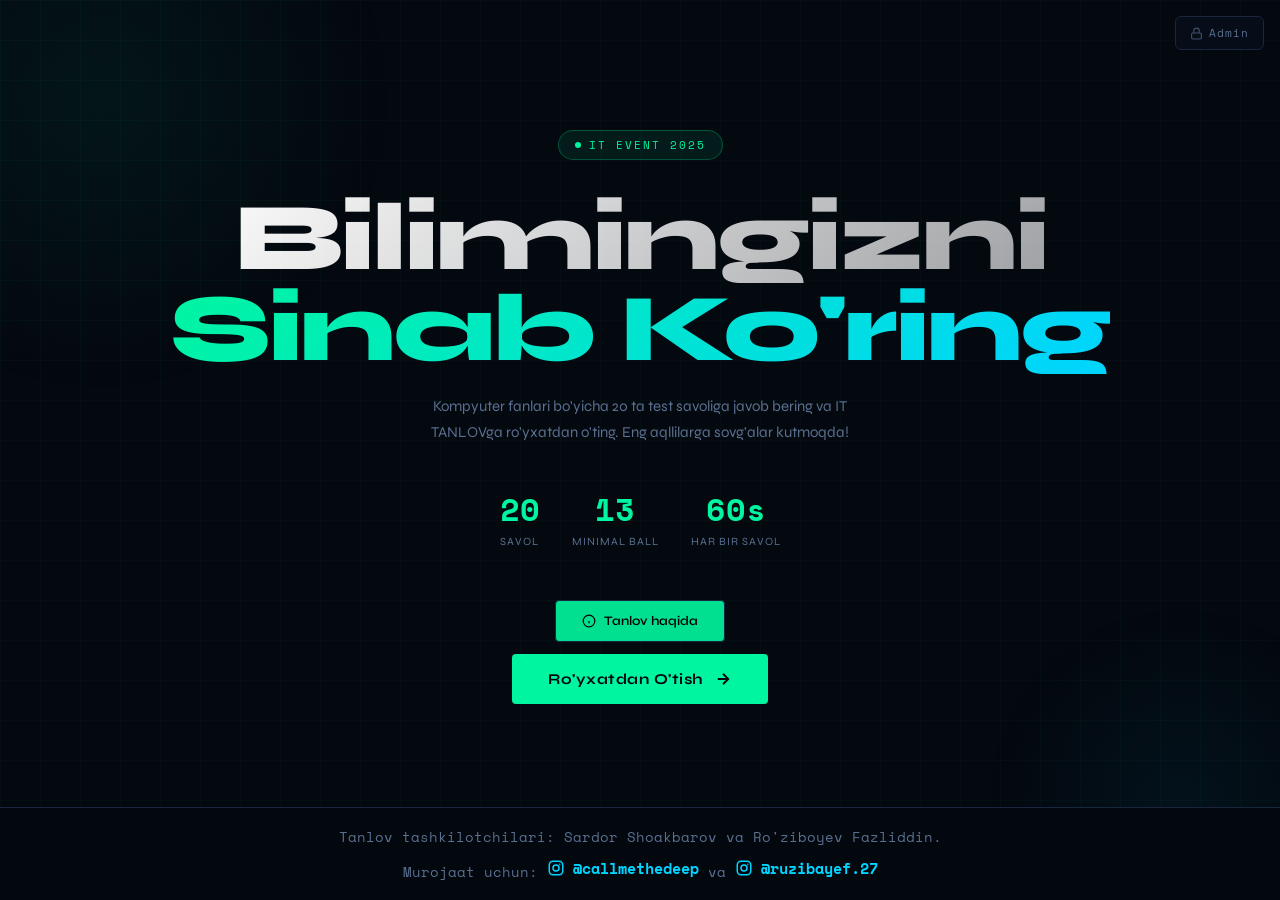
<file: index.html>
<!DOCTYPE html>
<html lang="uz">
<head>
<meta charset="UTF-8"/>
<meta name="viewport" content="width=device-width, initial-scale=1.0"/>
<title>IT TANLOV — 2025</title>
<link href="https://fonts.googleapis.com/css2?family=Space+Mono:wght@400;700&family=Syne:wght@400;600;700;800&display=swap" rel="stylesheet"/>
<style>
:root{
  --bg:#04080f;
  --surface:#080e1a;
  --surface2:#0c1525;
  --border:#1a2540;
  --accent:#00f5a0;
  --accent2:#00d4ff;
  --accent3:#ff6b35;
  --text:#e8f0fe;
  --muted:#5a7090;
  --danger:#ff4545;
  --success:#00f5a0;
  --gold:#ffd700;
  --silver:#c0c0c0;
  --bronze:#cd7f32;
}

*{margin:0;padding:0;box-sizing:border-box;}

body{
  font-family:'Syne',sans-serif;
  background:var(--bg);
  color:var(--text);
  min-height:100vh;
  overflow-x:hidden;
}

.bg-grid{
  position:fixed;inset:0;z-index:0;
  background-image:
    linear-gradient(rgba(0,245,160,0.03) 1px, transparent 1px),
    linear-gradient(90deg, rgba(0,245,160,0.03) 1px, transparent 1px);
  background-size:40px 40px;
  pointer-events:none;
}

.bg-glow{
  position:fixed;
  width:600px;height:600px;
  border-radius:50%;
  background:radial-gradient(circle, rgba(0,245,160,0.06) 0%, transparent 70%);
  pointer-events:none;z-index:0;
  top:-200px;left:-200px;
  animation:driftGlow 12s ease-in-out infinite alternate;
}
.bg-glow2{
  position:fixed;
  width:400px;height:400px;
  border-radius:50%;
  background:radial-gradient(circle, rgba(0,212,255,0.05) 0%, transparent 70%);
  pointer-events:none;z-index:0;
  bottom:-100px;right:-100px;
  animation:driftGlow2 9s ease-in-out infinite alternate;
}

@keyframes driftGlow{0%{transform:translate(0,0)}100%{transform:translate(120px,80px)}}
@keyframes driftGlow2{0%{transform:translate(0,0)}100%{transform:translate(-80px,-60px)}}

/* ============ ADMIN CORNER BTN ============ */
.admin-corner-btn{
  position:fixed;top:16px;right:16px;z-index:200;
  display:flex;align-items:center;gap:6px;
  padding:8px 14px;
  background:rgba(8,14,26,0.85);
  border:1px solid var(--border);
  border-radius:6px;
  color:var(--muted);
  font-family:'Space Mono',monospace;
  font-size:11px;letter-spacing:1px;
  cursor:pointer;
  backdrop-filter:blur(8px);
  transition:all 200ms;
}
.admin-corner-btn:hover{border-color:rgba(0,245,160,0.4);color:var(--accent);}
.admin-corner-btn svg{opacity:0.7;}
.admin-corner-btn:hover svg{opacity:1;}

.page{
  position:relative;z-index:1;
  display:none;
  min-height:100vh;
  align-items:center;
  justify-content:center;
  padding:24px 24px 90px;
  flex-direction:column;
}
.page.active{display:flex;}

/* ==================== WELCOME PAGE ==================== */
#page-welcome{
  text-align:center;
  gap:0;
}

.logo-badge{
  display:inline-flex;align-items:center;gap:8px;
  background:rgba(0,245,160,0.08);
  border:1px solid rgba(0,245,160,0.25);
  border-radius:100px;
  padding:6px 16px;
  font-family:'Space Mono',monospace;
  font-size:11px;color:var(--accent);
  letter-spacing:2px;
  margin-bottom:32px;
  animation:fadeSlideDown 0.6s ease;
}
.logo-badge span{
  width:6px;height:6px;border-radius:50%;
  background:var(--accent);
  animation:pulse 1.5s ease infinite;
}
@keyframes pulse{0%,100%{opacity:1;transform:scale(1)}50%{opacity:0.5;transform:scale(0.8)}}

.hero-title{
  font-size:clamp(48px,10vw,96px);
  font-weight:800;
  line-height:0.95;
  letter-spacing:-3px;
  animation:fadeSlideDown 0.7s 0.1s both ease;
}
.hero-title .line1{
  display:block;
  background:linear-gradient(135deg, #fff 0%, rgba(255,255,255,0.6) 100%);
  -webkit-background-clip:text;-webkit-text-fill-color:transparent;background-clip:text;
}
.hero-title .line2{
  display:block;
  background:linear-gradient(135deg, var(--accent), var(--accent2));
  -webkit-background-clip:text;-webkit-text-fill-color:transparent;background-clip:text;
}

.hero-sub{
  margin-top:20px;
  color:var(--muted);
  font-size:15px;line-height:1.7;
  max-width:440px;margin-inline:auto;
  animation:fadeSlideDown 0.7s 0.2s both ease;
}

.stats-row{
  display:flex;gap:32px;justify-content:center;flex-wrap:wrap;
  margin:40px 0;
  animation:fadeSlideDown 0.7s 0.3s both ease;
}
.stat-item{text-align:center;}
.stat-num{font-size:32px;font-weight:800;color:var(--accent);font-family:'Space Mono',monospace;}
.stat-label{font-size:11px;color:var(--muted);letter-spacing:1px;text-transform:uppercase;margin-top:2px;}

.welcome-cta{
  display:flex;flex-direction:column;align-items:center;gap:12px;
}

.btn-primary{
  display:inline-flex;align-items:center;gap:10px;
  padding:16px 36px;
  background:var(--accent);
  color:#04080f;
  border:none;
  border-radius:4px;
  font-family:'Syne',sans-serif;
  font-size:15px;font-weight:700;
  cursor:pointer;
  transition:all 200ms;
  letter-spacing:0.5px;
  text-decoration:none;
  animation:fadeSlideDown 0.7s 0.4s both ease;
}
.btn-primary:hover{background:#00e090;transform:translateY(-2px);box-shadow:0 12px 40px rgba(0,245,160,0.35);}
.btn-primary:active{transform:translateY(0);}
.btn-primary svg{transition:transform 200ms;}
.btn-primary:hover svg{transform:translateX(4px);}

.btn-info{
  margin-top:12px;
  padding:12px 26px;
  background:transparent;
  
  background-color: #00e090;
  border:1px solid var(--border);
  border-radius:4px;
  font-family:'Syne',sans-serif;
  font-size:13px;font-weight:600;
  cursor:pointer;
  transition:all 200ms;
  animation:fadeSlideDown 0.7s 0.45s both ease;
  display:inline-flex;align-items:center;gap:8px;
}
.btn-info:hover{border-color:var(--accent2);color:var(--accent2);}

@keyframes fadeSlideDown{
  from{opacity:0;transform:translateY(-16px)}
  to{opacity:1;transform:translateY(0)}
}

/* ==================== INFO PAGE ==================== */
#page-info{
  gap:0;
  justify-content:flex-start;
  padding-top:80px;
}

.info-wrap{width:100%;max-width:720px;animation:slideUp 0.5s ease;}

.info-section-title{
  font-family:'Space Mono',monospace;
  font-size:11px;letter-spacing:2px;color:var(--accent);
  text-transform:uppercase;margin-bottom:10px;
  display:flex;align-items:center;gap:8px;
}
.info-section-title::before{content:'';display:block;width:24px;height:1px;background:var(--accent);}

.info-main-title{
  font-size:clamp(28px,5vw,44px);font-weight:800;letter-spacing:-1.5px;
  margin-bottom:8px;line-height:1.1;
}
.info-main-title span{
  background:linear-gradient(135deg,var(--accent),var(--accent2));
  -webkit-background-clip:text;-webkit-text-fill-color:transparent;background-clip:text;
}

.info-intro{
  color:var(--muted);font-size:14px;line-height:1.7;max-width:560px;
  margin-bottom:40px;
}

/* Purpose card */
.purpose-card{
  background:rgba(0,245,160,0.04);
  border:1px solid rgba(0,245,160,0.15);
  border-left:3px solid var(--accent);
  border-radius:6px;
  padding:20px 24px;
  margin-bottom:32px;
}
.purpose-card h3{font-size:14px;font-weight:700;margin-bottom:8px;color:var(--accent);}
.purpose-card p{color:var(--muted);font-size:13px;line-height:1.7;}

/* Stages */
.stages-grid{
  display:grid;gap:12px;
  margin-bottom:40px;
}
.stage-card{
  display:flex;gap:16px;align-items:flex-start;
  background:var(--surface2);
  border:1px solid var(--border);
  border-radius:8px;
  padding:18px 20px;
  transition:border-color 200ms;
}
.stage-card:hover{border-color:rgba(0,212,255,0.3);}
.stage-num{
  flex-shrink:0;
  width:36px;height:36px;border-radius:6px;
  background:linear-gradient(135deg,var(--accent2),rgba(0,212,255,0.5));
  display:flex;align-items:center;justify-content:center;
  font-family:'Space Mono',monospace;font-size:14px;font-weight:700;
  color:#04080f;margin-top:2px;
}
.stage-body h4{font-size:15px;font-weight:700;margin-bottom:4px;}
.stage-body p{color:var(--muted);font-size:13px;line-height:1.6;}
.stage-tag{
  display:inline-block;margin-top:8px;
  padding:3px 10px;border-radius:4px;
  background:rgba(0,212,255,0.08);
  border:1px solid rgba(0,212,255,0.2);
  color:var(--accent2);font-size:10px;letter-spacing:1px;
  font-family:'Space Mono',monospace;text-transform:uppercase;
}

/* Prizes */
.prizes-title{
  font-family:'Space Mono',monospace;font-size:11px;letter-spacing:2px;
  color:var(--accent);text-transform:uppercase;
  margin-bottom:16px;display:flex;align-items:center;gap:8px;
}
.prizes-title::before{content:'';display:block;width:24px;height:1px;background:var(--accent);}

.prizes-grid{
  display:grid;grid-template-columns:1fr 1fr 1fr;gap:12px;
  margin-bottom:40px;
}
.prize-card{
  border-radius:10px;padding:22px 16px;text-align:center;
  border:1px solid;
  transition:transform 200ms;
}
.prize-card:hover{transform:translateY(-3px);}
.prize-card.gold{
  background:rgba(255,215,0,0.06);
  border-color:rgba(255,215,0,0.35);
}
.prize-card.silver{
  background:rgba(192,192,192,0.05);
  border-color:rgba(192,192,192,0.25);
}
.prize-card.bronze{
  background:rgba(205,127,50,0.06);
  border-color:rgba(205,127,50,0.3);
}
.prize-medal{font-size:32px;margin-bottom:8px;}
.prize-place{
  font-family:'Space Mono',monospace;font-size:10px;
  letter-spacing:2px;text-transform:uppercase;
  margin-bottom:10px;opacity:0.7;
}
.prize-card.gold .prize-place{color:var(--gold);}
.prize-card.silver .prize-place{color:var(--silver);}
.prize-card.bronze .prize-place{color:var(--bronze);}
.prize-amount{
  font-size:20px;font-weight:800;
  font-family:'Space Mono',monospace;
  line-height:1.2;
}
.prize-card.gold .prize-amount{color:var(--gold);}
.prize-card.silver .prize-amount{color:var(--silver);}
.prize-card.bronze .prize-amount{color:var(--bronze);}
.prize-desc{font-size:11px;color:var(--muted);margin-top:6px;line-height:1.5;}

.info-back{
  padding:12px 28px;
  background:transparent;
  color:var(--muted);
  border:1px solid var(--border);
  border-radius:4px;
  font-family:'Syne',sans-serif;font-size:14px;font-weight:600;
  cursor:pointer;transition:all 200ms;
  display:inline-flex;align-items:center;gap:8px;
  margin-top:8px;
}
.info-back:hover{border-color:var(--muted);color:var(--text);}

.info-cta{
  display:flex;align-items:center;gap:12px;flex-wrap:wrap;
  margin-top:32px;padding-top:32px;
  border-top:1px solid var(--border);
}

/* ==================== FORM PAGE ==================== */
#page-form{gap:0;}

.form-wrap{
  width:100%;max-width:520px;
  animation:slideUp 0.5s ease;
}
@keyframes slideUp{from{opacity:0;transform:translateY(20px)}to{opacity:1;transform:translateY(0)}}

.form-header{margin-bottom:36px;}
.step-label{
  font-family:'Space Mono',monospace;
  font-size:11px;letter-spacing:2px;
  color:var(--accent);text-transform:uppercase;
  margin-bottom:10px;display:flex;align-items:center;gap:8px;
}
.step-label::before{content:'';display:block;width:24px;height:1px;background:var(--accent);}
.form-title{font-size:28px;font-weight:800;letter-spacing:-1px;}
.form-desc{color:var(--muted);font-size:13px;margin-top:6px;line-height:1.6;}

.form-grid{display:grid;gap:16px;}
.form-row{display:grid;grid-template-columns:1fr 1fr;gap:16px;}

.field{display:flex;flex-direction:column;gap:6px;}
.field label{
  font-size:11px;letter-spacing:1.5px;text-transform:uppercase;
  color:var(--muted);font-family:'Space Mono',monospace;
}
.field input, .field select{
  background:var(--surface2);
  border:1px solid var(--border);
  border-radius:4px;
  padding:13px 14px;
  color:var(--text);
  font-family:'Syne',sans-serif;
  font-size:14px;
  transition:border-color 150ms, box-shadow 150ms;
}
.field input:focus,.field select:focus{
  outline:none;
  border-color:rgba(0,245,160,0.5);
  box-shadow:0 0 0 3px rgba(0,245,160,0.08);
}
.field input::placeholder{color:var(--muted);}
.field select option{background:#0c1525;}

.form-submit{
  margin-top:8px;
  padding:15px;
  background:var(--accent);
  color:#04080f;
  border:none;border-radius:4px;
  font-family:'Syne',sans-serif;
  font-size:15px;font-weight:700;
  cursor:pointer;width:100%;
  transition:all 200ms;
  display:flex;align-items:center;justify-content:center;gap:8px;
}
.form-submit:hover{background:#00e090;box-shadow:0 8px 30px rgba(0,245,160,0.3);}
.form-submit:disabled{background:#1a2a20;color:#3a5040;cursor:not-allowed;box-shadow:none;}

.msg-box{
  padding:12px 16px;border-radius:4px;font-size:13px;
  display:none;margin-top:8px;
  font-family:'Space Mono',monospace;
}
.msg-box.err{background:rgba(255,69,69,0.1);border:1px solid rgba(255,69,69,0.3);color:#ff8080;}
.msg-box.ok{background:rgba(0,245,160,0.1);border:1px solid rgba(0,245,160,0.3);color:var(--accent);}

/* ==================== QUIZ PAGE ==================== */
#page-quiz{gap:0;padding:32px 24px;}

.quiz-wrap{width:100%;max-width:680px;}

.quiz-top{
  display:flex;justify-content:space-between;align-items:center;
  margin-bottom:28px;flex-wrap:wrap;gap:12px;
}
.quiz-meta{font-family:'Space Mono',monospace;font-size:12px;color:var(--muted);}
.quiz-meta span{color:var(--accent);}

.progress-bar-wrap{
  height:3px;background:var(--border);border-radius:2px;
  margin-bottom:36px;overflow:hidden;
}
.progress-bar{height:100%;background:linear-gradient(90deg,var(--accent),var(--accent2));transition:width 400ms ease;border-radius:2px;}

.timer-badge{
  display:flex;align-items:center;gap:6px;
  background:rgba(255,107,53,0.1);
  border:1px solid rgba(255,107,53,0.3);
  border-radius:4px;padding:6px 12px;
  font-family:'Space Mono',monospace;font-size:13px;color:var(--accent3);
}
.timer-badge.urgent{
  background:rgba(255,69,69,0.15);
  border-color:rgba(255,69,69,0.4);
  color:var(--danger);
  animation:urgentPulse 0.6s ease infinite alternate;
}
@keyframes urgentPulse{from{opacity:1}to{opacity:0.5}}

.question-num{
  font-family:'Space Mono',monospace;
  font-size:11px;letter-spacing:2px;color:var(--accent);text-transform:uppercase;
  margin-bottom:12px;
}
.question-text{
  font-size:clamp(17px,3vw,22px);font-weight:700;line-height:1.4;
  margin-bottom:28px;letter-spacing:-0.3px;
}

.options-grid{display:grid;gap:10px;}
.option-btn{
  display:flex;align-items:flex-start;gap:14px;
  background:var(--surface2);
  border:1px solid var(--border);
  border-radius:6px;
  padding:14px 18px;
  color:var(--text);
  font-family:'Syne',sans-serif;font-size:14px;
  cursor:pointer;width:100%;text-align:left;
  transition:all 150ms;
  line-height:1.4;
}
.option-btn:hover:not(:disabled){
  border-color:rgba(0,245,160,0.4);
  background:rgba(0,245,160,0.05);
}
.option-btn .opt-letter{
  flex-shrink:0;
  width:26px;height:26px;border-radius:4px;
  background:var(--border);
  display:flex;align-items:center;justify-content:center;
  font-family:'Space Mono',monospace;font-size:11px;font-weight:700;
  color:var(--muted);transition:all 150ms;margin-top:1px;
}
.option-btn.selected{border-color:var(--accent);background:rgba(0,245,160,0.08);}
.option-btn.selected .opt-letter{background:var(--accent);color:#04080f;}
.option-btn.correct{border-color:var(--success);background:rgba(0,245,160,0.12);}
.option-btn.correct .opt-letter{background:var(--success);color:#04080f;}
.option-btn.wrong{border-color:var(--danger);background:rgba(255,69,69,0.1);}
.option-btn.wrong .opt-letter{background:var(--danger);color:white;}
.option-btn:disabled{cursor:default;}

.quiz-nav{
  display:flex;justify-content:flex-end;
  margin-top:24px;
}
.btn-next{
  padding:12px 28px;
  background:var(--accent);
  color:#04080f;border:none;border-radius:4px;
  font-family:'Syne',sans-serif;font-size:14px;font-weight:700;
  cursor:pointer;transition:all 200ms;
  display:none;
}
.btn-next:hover{background:#00e090;transform:translateY(-1px);}

/* ==================== RESULT PAGE ==================== */
#page-result{text-align:center;gap:24px;}

.result-ring{
  position:relative;
  width:160px;height:160px;margin:0 auto;
}
.result-ring svg{transform:rotate(-90deg);}
.ring-bg{stroke:var(--border);}
.ring-fill{
  stroke-dasharray:440;
  stroke-dashoffset:440;
  transition:stroke-dashoffset 1.5s cubic-bezier(.16,1,.3,1);
}
.ring-score{
  position:absolute;inset:0;
  display:flex;flex-direction:column;align-items:center;justify-content:center;
}
.ring-num{font-size:40px;font-weight:800;font-family:'Space Mono',monospace;line-height:1;}
.ring-total{font-size:13px;color:var(--muted);margin-top:2px;}

.result-verdict{
  font-size:clamp(24px,5vw,36px);font-weight:800;letter-spacing:-1px;
}
.result-verdict.pass{color:var(--accent);}
.result-verdict.fail{color:var(--danger);}

.result-desc{color:var(--muted);font-size:14px;line-height:1.6;max-width:380px;margin:0 auto;}

.result-badges{display:flex;gap:12px;justify-content:center;flex-wrap:wrap;}
.rbadge{
  padding:8px 18px;border-radius:4px;font-size:12px;
  font-family:'Space Mono',monospace;letter-spacing:0.5px;
}
.rbadge.pass{background:rgba(0,245,160,0.1);border:1px solid rgba(0,245,160,0.3);color:var(--accent);}
.rbadge.fail{background:rgba(255,69,69,0.1);border:1px solid rgba(255,69,69,0.3);color:var(--danger);}
.rbadge.neutral{background:var(--surface2);border:1px solid var(--border);color:var(--muted);}

.btn-retry{
  padding:12px 28px;
  background:transparent;
  color:var(--muted);
  border:1px solid var(--border);
  border-radius:4px;
  font-family:'Syne',sans-serif;font-size:14px;font-weight:600;
  cursor:pointer;transition:all 200ms;
}
.btn-retry:hover{border-color:var(--muted);color:var(--text);}

/* ==================== ADMIN MODAL ==================== */
.modal-overlay{
  position:fixed;inset:0;z-index:300;
  background:rgba(4,8,15,0.85);
  backdrop-filter:blur(8px);
  display:none;
  align-items:center;
  justify-content:center;
  padding:24px;
}
.modal-overlay.active{display:flex;}

.admin-modal{
  width:100%;max-width:380px;
  background:var(--surface);
  border:1px solid var(--border);
  border-radius:10px;
  padding:36px;
  animation:slideUp 0.3s ease;
  position:relative;
}

.admin-modal-close{
  position:absolute;top:16px;right:16px;
  background:none;border:none;color:var(--muted);
  font-size:20px;cursor:pointer;padding:4px 8px;border-radius:4px;
  transition:color 150ms;
}
.admin-modal-close:hover{color:var(--text);}

.admin-who{
  display:flex;align-items:center;gap:12px;
  padding:12px 16px;
  background:rgba(0,245,160,0.06);
  border:1px solid rgba(0,245,160,0.15);
  border-radius:6px;
  margin-bottom:20px;
}
.admin-avatar{
  width:40px;height:40px;border-radius:50%;
  background:linear-gradient(135deg,var(--accent),var(--accent2));
  display:flex;align-items:center;justify-content:center;
  font-weight:800;font-size:15px;color:#04080f;flex-shrink:0;
}
.admin-who-name{font-weight:700;font-size:14px;}
.admin-who-role{font-size:11px;color:var(--muted);font-family:'Space Mono',monospace;letter-spacing:1px;}

.modal-title{font-size:22px;font-weight:800;margin-bottom:4px;}
.modal-desc{color:var(--muted);font-size:13px;margin-bottom:24px;}


#page-admin{display:none;flex-direction:column;padding:32px 24px 90px;gap:0;align-items:flex-start;min-height:100vh;}
#page-admin.active{display:flex;}

.admin-panel{width:100%;}
.admin-panel-header{
  display:flex;justify-content:space-between;align-items:center;
  margin-bottom:24px;flex-wrap:wrap;gap:12px;
  padding-top:48px;
}
.admin-panel-header h2{font-size:24px;font-weight:800;}

.admin-stats{display:flex;gap:16px;flex-wrap:wrap;margin-bottom:24px;}
.astat{
  padding:14px 20px;
  background:var(--surface);border:1px solid var(--border);
  border-radius:6px;
}
.astat-num{font-size:28px;font-weight:800;font-family:'Space Mono',monospace;color:var(--accent);}
.astat-label{font-size:11px;color:var(--muted);letter-spacing:1px;text-transform:uppercase;}

.admin-table-wrap{overflow-x:auto;border-radius:6px;border:1px solid var(--border);}
table{width:100%;border-collapse:collapse;font-size:13px;}
th{
  padding:12px 14px;
  background:var(--surface2);
  font-family:'Space Mono',monospace;font-size:10px;letter-spacing:1.5px;
  text-transform:uppercase;color:var(--muted);
  border-bottom:1px solid var(--border);text-align:left;white-space:nowrap;
}
td{
  padding:11px 14px;
  border-bottom:1px solid rgba(26,37,64,0.5);
  vertical-align:middle;
}
tr:last-child td{border-bottom:none;}
tr:hover td{background:rgba(255,255,255,0.02);}

.score-badge{
  display:inline-flex;align-items:center;gap:4px;
  padding:3px 10px;border-radius:100px;font-size:11px;
  font-family:'Space Mono',monospace;font-weight:700;
}
.score-badge.pass{background:rgba(0,245,160,0.12);color:var(--accent);}
.score-badge.fail{background:rgba(255,69,69,0.12);color:var(--danger);}

.del-btn{
  padding:5px 12px;background:transparent;
  border:1px solid rgba(255,69,69,0.3);
  border-radius:4px;color:var(--danger);
  font-size:11px;cursor:pointer;transition:all 150ms;
  font-family:'Space Mono',monospace;
}
.del-btn:hover{background:rgba(255,69,69,0.15);}

.admin-btn-group{display:flex;gap:8px;}
.admin-btn-sm{
  padding:8px 16px;border:none;border-radius:4px;
  font-family:'Syne',sans-serif;font-size:13px;font-weight:600;
  cursor:pointer;transition:all 150ms;
}
.admin-btn-sm.blue{background:rgba(0,212,255,0.15);color:var(--accent2);border:1px solid rgba(0,212,255,0.3);}
.admin-btn-sm.blue:hover{background:rgba(0,212,255,0.25);}
.admin-btn-sm.red{background:rgba(255,69,69,0.15);color:var(--danger);border:1px solid rgba(255,69,69,0.3);}
.admin-btn-sm.red:hover{background:rgba(255,69,69,0.25);}

.spin{width:16px;height:16px;border:2px solid rgba(4,8,15,0.3);border-top-color:#04080f;border-radius:50%;animation:spinIt 0.6s linear infinite;display:none;}
@keyframes spinIt{to{transform:rotate(360deg)}}

.site-footer{
  position:fixed;left:0;right:0;bottom:0;z-index:2;
  background:rgba(4,8,15,0.9);
  border-top:1px solid var(--border);
  backdrop-filter:blur(6px);
}
.footer-inner{
  max-width:1100px;margin:0 auto;
  padding:18px 20px;
  display:flex;flex-direction:column;gap:10px;align-items:center;
  text-align:center;
  font-family:'Space Mono',monospace;
  font-size:14px;color:var(--muted);
}
.site-footer a{
  color:var(--accent2);
  text-decoration:none;
  display:inline-flex;align-items:center;gap:8px;
  font-weight:700;font-size:15px;
}
.site-footer a:hover{text-decoration:underline;}
.ig-icon{width:18px;height:18px;display:inline-block;}

@media(max-width:900px){
  .page{padding:20px 18px 110px;}
  .info-wrap{max-width:100%;}
  .prizes-grid{grid-template-columns:1fr 1fr;}
  .stage-card{flex-direction:column;}
  .stage-num{margin-top:0;}
}

@media(max-width:600px){
  .page{padding:20px 16px 120px;}
  .hero-title{font-size:clamp(36px,12vw,64px);letter-spacing:-2px;}
  .hero-sub{font-size:14px;}
  .stats-row{gap:16px;margin:28px 0;}
  .stat-num{font-size:26px;}
  .welcome-cta{width:100%;}
  .btn-primary,.btn-info{width:100%;justify-content:center;}
  .form-row{grid-template-columns:1fr;}
  .prizes-grid{grid-template-columns:1fr;}
  .footer-inner{padding:14px 16px;font-size:12px;}
  .site-footer{position:static;}
  .site-footer a{font-size:14px;}
  .admin-corner-btn{top:10px;right:10px;padding:6px 10px;}
  .admin-corner-btn span{display:none;}
}
</style>
</head>
<body>
<div class="bg-grid"></div>
<div class="bg-glow"></div>
<div class="bg-glow2"></div>

<!-- Admin corner button (always visible) -->
<button class="admin-corner-btn" onclick="openAdminModal()">
  <svg width="13" height="13" viewBox="0 0 24 24" fill="none" stroke="currentColor" stroke-width="2"><rect x="3" y="11" width="18" height="11" rx="2"/><path d="M7 11V7a5 5 0 0 1 10 0v4"/></svg>
  <span>Admin</span>
</button>

<!-- ==================== WELCOME ==================== -->
<div id="page-welcome" class="page active">
  <div class="logo-badge"><span></span> IT EVENT 2025</div>
  <h1 class="hero-title">
    <span class="line1">Bilimingizni</span>
    <span class="line2">Sinab Ko'ring</span>
  </h1>
  <p class="hero-sub">Kompyuter fanlari bo'yicha 20 ta test savoliga javob bering va IT TANLOVga ro'yxatdan o'ting. Eng aqllilarga sovg'alar kutmoqda!</p>
  <div class="stats-row">
    <div class="stat-item"><div class="stat-num">20</div><div class="stat-label">Savol</div></div>
    <div class="stat-item"><div class="stat-num">13</div><div class="stat-label">Minimal ball</div></div>
    <div class="stat-item"><div class="stat-num">60s</div><div class="stat-label">Har bir savol</div></div>
  </div>
  <div class="welcome-cta">
    <button class="btn-info" onclick="showPage('page-info')">
      <svg width="14" height="14" viewBox="0 0 24 24" fill="none" stroke="currentColor" stroke-width="2"><circle cx="12" cy="12" r="10"/><path d="M12 16v-4M12 8h.01"/></svg>
      Tanlov haqida
    </button>
    <button class="btn-primary" onclick="goToForm()">
      Ro'yxatdan O'tish
      <svg width="18" height="18" viewBox="0 0 24 24" fill="none" stroke="currentColor" stroke-width="2.5"><path d="M5 12h14M12 5l7 7-7 7"/></svg>
    </button>
  </div>
</div>

<!-- ==================== INFO PAGE ==================== -->
<div id="page-info" class="page">
  <div class="info-wrap">

    <div class="info-section-title">IT TANLOV 2025</div>
    <h2 class="info-main-title">Tanlov haqida <span>to'liq ma'lumot</span></h2>
    <p class="info-intro">Ushbu tanlov o'quvchilarni IT sohasiga qiziqtirish, texnologiyalar dunyosini yaqindan tanishish va bilimlarini oshirish maqsadida tashkil etilgan.</p>

    <!-- Purpose -->
    <div class="purpose-card">
      <h3>🎯 Tanlov maqsadi</h3>
      <p>O'quvchilarni axborot texnologiyalari (IT) sohasiga qiziqtirish, dasturlash, tarmoq va kompyuter fanlari bo'yicha bilimlarini sinash, hamda kelajakda IT mutaxassisi bo'lib yetishishlariga ilhom berish.</p>
    </div>

    <!-- Stages -->
    <div class="info-section-title" style="margin-bottom:16px;">Tanlov bosqichlari</div>
    <div class="stages-grid">
      <div class="stage-card">
        <div class="stage-num">1</div>
        <div class="stage-body">
          <h4>Ro'yxatdan o'tish bosqichi</h4>
          <p>Ishtirokchilar ushbu platforma orqali ma'lumotlarini kiritib, 20 ta test savoliga javob beradilar. Kamida 13 ta to'g'ri javob berganlar keyingi bosqichga o'tish huquqiga ega bo'ladilar.</p>
          <span class="stage-tag">Online · Hozir</span>
        </div>
      </div>
      <div class="stage-card">
        <div class="stage-num">2</div>
        <div class="stage-body">
          <h4>Asosiy tanlov bosqichi</h4>
          <p>Asosiy tanlov <strong style="color:var(--text)">15-maktabda</strong> jonli ravishda o'tkaziladi. Ishtirokchilar murakkabroq topshiriqlarni bajaradilar. Vaqt va sana alohida e'lon qilinadi.</p>
          <span class="stage-tag">Oflayn · 15-Maktab</span>
        </div>
      </div>
    </div>

    <!-- Prizes -->
    <div class="prizes-title">Sovg'alar va mukofotlar</div>
    <div class="prizes-grid">
      <div class="prize-card gold">
        <div class="prize-medal">🥇</div>
        <div class="prize-place">1-O'rin</div>
        <div class="prize-amount">1 000 000<br><span style="font-size:12px;opacity:0.7;">so'm</span></div>
        <div class="prize-desc">Pul mukofoti</div>
      </div>
      <div class="prize-card silver">
        <div class="prize-medal">🥈</div>
        <div class="prize-place">2-O'rin</div>
        <div class="prize-amount" style="font-size:16px;">Kitoblar</div>
        <div class="prize-desc">IT sohasiga oid qimmatli kitoblar to'plami</div>
      </div>
      <div class="prize-card bronze">
        <div class="prize-medal">🥉</div>
        <div class="prize-place">3-O'rin</div>
        <div class="prize-amount" style="font-size:16px;">Kitoblar</div>
        <div class="prize-desc">IT sohasiga oid qimmatli kitoblar to'plami</div>
      </div>
    </div>

    <div class="info-cta">
      <button class="btn-primary" onclick="showPage('page-welcome');goToForm()">
        Ro'yxatdan O'tish
        <svg width="16" height="16" viewBox="0 0 24 24" fill="none" stroke="currentColor" stroke-width="2.5"><path d="M5 12h14M12 5l7 7-7 7"/></svg>
      </button>
      <button class="info-back" onclick="showPage('page-welcome')">
        ← Orqaga
      </button>
    </div>

  </div>
</div>

<!-- ==================== FORM ==================== -->
<div id="page-form" class="page">
  <div class="form-wrap">
    <div class="form-header">
      <div class="step-label">Qadam 1/2 — Ma'lumotlar</div>
      <h2 class="form-title">Ro'yxatdan O'tish</h2>
      <p class="form-desc">Ma'lumotlaringizni to'g'ri kiriting. Test muvaffaqiyatli topshirilgach saqlanadi.</p>
    </div>
    <div class="form-grid">
      <div class="form-row">
        <div class="field">
          <label>Ism</label>
          <input type="text" id="firstName" placeholder="Ismingiz"/>
        </div>
        <div class="field">
          <label>Familiya</label>
          <input type="text" id="lastName" placeholder="Familiyangiz"/>
        </div>
      </div>
      <div class="form-row">
        <div class="field">
          <label>Sinf</label>
          <input type="text" id="grade" placeholder="10-A"/>
        </div>
        <div class="field">
          <label>Jinsi</label>
          <select id="gender">
            <option value="">Tanlang</option>
            <option value="Erkak">Erkak</option>
            <option value="Ayol">Ayol</option>
          </select>
        </div>
      </div>
      <div class="field">
        <label>Telefon raqami</label>
        <input type="tel" id="phone" placeholder="+998 90 123 45 67"/>
      </div>
      <button class="form-submit" onclick="goToQuiz()">
        <div class="spin" id="form-spin"></div>
        <span id="form-btn-text">Testni Boshlash →</span>
      </button>
      <div class="msg-box err" id="form-msg"></div>
    </div>
  </div>
</div>

<!-- ==================== QUIZ ==================== -->
<div id="page-quiz" class="page">
  <div class="quiz-wrap">
    <div class="quiz-top">
      <div class="quiz-meta">Savol <span id="q-num">1</span> / <span id="q-total">20</span></div>
      <div class="timer-badge" id="timer-badge">
        <svg width="14" height="14" viewBox="0 0 24 24" fill="none" stroke="currentColor" stroke-width="2"><circle cx="12" cy="12" r="10"/><polyline points="12 6 12 12 16 14"/></svg>
        <span id="timer-display">60</span>s
      </div>
    </div>
    <div class="progress-bar-wrap"><div class="progress-bar" id="progress-bar"></div></div>
    <div class="question-num" id="q-label">SAVOL 01</div>
    <div class="question-text" id="q-text"></div>
    <div class="options-grid" id="q-options"></div>
    <div class="quiz-nav">
      <button class="btn-next" id="btn-next" onclick="nextQuestion()">Keyingisi →</button>
    </div>
  </div>
</div>

<!-- ==================== RESULT ==================== -->
<div id="page-result" class="page">
  <div class="result-ring">
    <svg width="160" height="160" viewBox="0 0 160 160">
      <circle class="ring-bg" cx="80" cy="80" r="70" fill="none" stroke-width="8"/>
      <circle class="ring-fill" id="ring-fill" cx="80" cy="80" r="70" fill="none" stroke-width="8" stroke-linecap="round"/>
    </svg>
    <div class="ring-score">
      <div class="ring-num" id="ring-num">0</div>
      <div class="ring-total">/ 20</div>
    </div>
  </div>
  <div class="result-verdict" id="result-verdict"></div>
  <p class="result-desc" id="result-desc"></p>
  <div class="result-badges" id="result-badges"></div>
  <div id="save-status" style="font-family:'Space Mono',monospace;font-size:12px;color:var(--muted);"></div>
  <button class="btn-retry" onclick="restartAll()">↩ Qaytadan urinish</button>
</div>

<!-- ==================== ADMIN PAGE ==================== -->
<div id="page-admin" class="page">
  <div class="admin-panel">
    <div class="admin-panel-header">
      <div>
        <div style="font-family:'Space Mono',monospace;font-size:11px;letter-spacing:2px;color:var(--accent);margin-bottom:6px;">ADMIN PANEL</div>
        <h2>Ishtirokchilar</h2>
      </div>
      <div class="admin-btn-group">
        <button class="admin-btn-sm blue" onclick="fetchAdminTable()">↻ Yangilash</button>
        <button class="admin-btn-sm red" onclick="adminLogout()">Chiqish</button>
      </div>
    </div>
    <div class="admin-stats">
      <div class="astat"><div class="astat-num" id="stat-total">0</div><div class="astat-label">Jami</div></div>
      <div class="astat"><div class="astat-num" id="stat-pass" style="color:var(--accent)">0</div><div class="astat-label">O'tganlar</div></div>
      <div class="astat"><div class="astat-num" id="stat-fail" style="color:var(--danger)">0</div><div class="astat-label">O'tmaganlar</div></div>
    </div>
    <div class="admin-table-wrap">
      <table>
        <thead><tr>
          <th>#</th><th>Ism Familiya</th><th>Sinf</th><th>Telefon</th><th>Jinsi</th><th>Ball</th><th>Holat</th><th>Vaqt</th><th>O'chirish</th>
        </tr></thead>
        <tbody id="admin-tbody"></tbody>
      </table>
    </div>
  </div>
</div>

<!-- ==================== ADMIN PASSWORD MODAL ==================== -->
<div class="modal-overlay" id="admin-modal-overlay">
  <div class="admin-modal">
    <button class="admin-modal-close" onclick="closeAdminModal()">✕</button>

    <div class="admin-who">
      <div class="admin-avatar">RF</div>
      <div>
        <div class="admin-who-name">Roziboyev Fazliddin</div>
        <div class="admin-who-role">Administrator</div>
      </div>
    </div>

    <div class="modal-title">Admin Kirish</div>
    <div class="modal-desc">Parolingizni kiriting</div>

    <div class="field" style="margin-bottom:16px;">
      <label>Parol</label>
      <input type="password" id="admin-pass-input" placeholder="••••••••" onkeydown="if(event.key==='Enter')doAdminLogin()"/>
    </div>
    <button class="form-submit" onclick="doAdminLogin()">Kirish</button>
    <div class="msg-box err" id="admin-modal-msg" style="margin-top:12px;"></div>
  </div>
</div>

<footer class="site-footer">
  <div class="footer-inner">
    <div>Tanlov tashkilotchilari: Sardor Shoakbarov va Ro'ziboyev Fazliddin.</div>
    <div>
      Murojaat uchun:
      <a href="https://instagram.com/callmethedeep" target="_blank" rel="noopener">
        <svg class="ig-icon" viewBox="0 0 24 24" fill="none" stroke="currentColor" stroke-width="2">
          <rect x="3" y="3" width="18" height="18" rx="5" ry="5" />
          <circle cx="12" cy="12" r="4" />
          <circle cx="17" cy="7" r="1" fill="currentColor" stroke="none" />
        </svg>
        @callmethedeep
      </a>
      va
      <a href="https://instagram.com/ruzibayef.27" target="_blank" rel="noopener">
        <svg class="ig-icon" viewBox="0 0 24 24" fill="none" stroke="currentColor" stroke-width="2">
          <rect x="3" y="3" width="18" height="18" rx="5" ry="5" />
          <circle cx="12" cy="12" r="4" />
          <circle cx="17" cy="7" r="1" fill="currentColor" stroke="none" />
        </svg>
        @ruzibayef.27
      </a>
    </div>
  </div>
</footer>

<script>
// ======================================================
// FIREBASE CONFIG
// ======================================================
const FB_PROJECT = "itevent-6cf7f";
const FB_DB      = "itevent";
const FB_KEY     = "AIzaSyDQ5QZsG04X9Pvs15iN5VMqLZ4XhW5bi1k";
const FB_BASE    = `https://firestore.googleapis.com/v1/projects/${FB_PROJECT}/databases/${FB_DB}/documents`;

async function fbAdd(col, data){
  const fields={};
  for(const [k,v] of Object.entries(data)){
    if(typeof v==='string') fields[k]={stringValue:v};
    else if(typeof v==='number') fields[k]={integerValue:v};
  }
  fields.createdAt={timestampValue:new Date().toISOString()};
  const r=await fetch(`${FB_BASE}/${col}?key=${FB_KEY}`,{
    method:'POST',headers:{'Content-Type':'application/json'},body:JSON.stringify({fields})
  });
  if(!r.ok){const e=await r.json();throw new Error(e.error?.message||'Xato');}
  return r.json();
}

async function fbQuery(col){
  const url=`https://firestore.googleapis.com/v1/projects/${FB_PROJECT}/databases/${FB_DB}/documents:runQuery?key=${FB_KEY}`;
  const r=await fetch(url,{
    method:'POST',headers:{'Content-Type':'application/json'},
    body:JSON.stringify({structuredQuery:{from:[{collectionId:col}],limit:500}})
  });
  if(!r.ok){const e=await r.json();throw new Error(e.error?.message||'Xato');}
  const d=await r.json();
  return d.filter(i=>i.document).map(i=>i.document)
    .sort((a,b)=>(b.fields?.createdAt?.timestampValue||'').localeCompare(a.fields?.createdAt?.timestampValue||''));
}

async function fbDelete(name){
  const r=await fetch(`https://firestore.googleapis.com/v1/${name}?key=${FB_KEY}`,{method:'DELETE'});
  if(!r.ok) throw new Error("O'chirishda xato");
}

function fv(f){
  if(!f)return'';
  if(f.stringValue!==undefined)return f.stringValue;
  if(f.integerValue!==undefined)return Number(f.integerValue);
  if(f.timestampValue!==undefined)return f.timestampValue;
  return'';
}

// ======================================================
// QUESTIONS
// ======================================================
const QUESTIONS=[
  {q:"CPU (Markaziy protsessor) qanday asosiy funksiyani bajaradi?",
   opts:["Ma'lumotlarni saqlash","Ko'rsatmalarni bajarish va hisoblash","Internetga ulanish","Grafikani chiqarish"],cor:1},
  {q:"RAM (Tasodifiy kirish xotirasi) nima?",
   opts:["Doimiy saqlash qurilmasi","Protsessorning tarkibiy qismi","Vaqtinchalik tezkor xotira","Tarmoq kartasi"],cor:2},
  {q:"1 Gigabayt (GB) necha Megabaytga (MB) teng?",
   opts:["100 MB","512 MB","1000 MB","1024 MB"],cor:3},
  {q:"Quyidagilardan qaysi biri operatsion tizim hisoblanadi?",
   opts:["Microsoft Word","Google Chrome","Linux","Photoshop"],cor:2},
  {q:"WWW (World Wide Web) nima?",
   opts:["Internetning o'zi","Internetdagi gipermatn hujjatlar tizimi","Elektron pochta protokoli","Tarmoq kabeli turi"],cor:1},
  {q:"IP manzil nima uchun ishlatiladi?",
   opts:["Fayllarni siqish uchun","Tarmoqdagi qurilmalarni identifikatsiya qilish uchun","Parollarni saqlash uchun","Ekran yorqinligini boshqarish uchun"],cor:1},
  {q:"Quyidagilardan qaysi biri dasturlash tili emas?",
   opts:["Python","Java","HTML","Photoshop"],cor:3},
  {q:"Binary (ikkilik) sanoq sistemasida faqat qaysi raqamlar ishlatiladi?",
   opts:["0 va 1","1 va 2","0, 1 va 2","0 dan 9 gacha"],cor:0},
  {q:"Firewall (xavfsizlik devori) nima?",
   opts:["Kompyuterni sovutish tizimi","Ruxsatsiz kirish va chiqishni nazorat qiluvchi tizim","Grafik karta turi","Zaxira quvvat manbai"],cor:1},
  {q:"SSD va HDD o'rtasidagi asosiy farq nima?",
   opts:["SSD kattaroq hajmga ega","HDD tezroq ishlaydi","SSD harakatlanuvchi qismlarisiz, HDD mexanik diskka ega","HDD kam elektr sarflaydi"],cor:2},
  {q:"HTTP protokoli nima uchun ishlatiladi?",
   opts:["Fayllarni siqish","Veb-sahifalarni uzatish","Elektron pochta yuborish","Tarmoqni skanerlash"],cor:1},
  {q:"Quyidagilardan qaysi biri ma'lumotlar bazasi boshqaruv tizimi (DBMS)?",
   opts:["Apache","MySQL","Nginx","React"],cor:1},
  {q:"'Algorithm' so'zi nima ma'noni anglatadi?",
   opts:["Kompyuter virusi turi","Muammoni hal qilish uchun ketma-ket ko'rsatmalar to'plami","Xotira turi","Tarmoq protokoli"],cor:1},
  {q:"DNS (Domain Name System) qanday funksiya bajaradi?",
   opts:["Fayllarni shifrlaydi","Domen nomlarini IP manzillarga aylantiradi","Tarmoqni kuchaytiradi","Parollarni saqlaydi"],cor:1},
  {q:"'Bug' atamasi dasturlashda nimani anglatadi?",
   opts:["Yangi funksiya","Dasturlash tilining turi","Koddagi xato yoki nosozlik","Tezlashtirilgan algoritm"],cor:2},
  {q:"USB (Universal Serial Bus) nima?",
   opts:["Tarmoq protokoli","Qurilmalarni ulash uchun standart interfeys","Dasturlash tili","Operatsion tizim"],cor:1},
  {q:"Quyidagilardan qaysi biri ochiq manbali (open source) dasturiy ta'minot?",
   opts:["Microsoft Windows","macOS","Linux (Ubuntu)","Adobe Photoshop"],cor:2},
  {q:"'Phishing' hujumi nima?",
   opts:["Tarmoqni jismoniy buzish","Foydalanuvchilarni aldash orqali shaxsiy ma'lumotlarni o'g'irlash","Fayl tizimini o'chirish","Qurilmani qayta ishga tushirish"],cor:1},
  {q:"OOP (Object-Oriented Programming) asosiy prinsipi qaysi?",
   opts:["Faqat funksiyalardan foydalanish","Ob'ektlar va klasslar orqali dasturlash","Faqat ikkilik kodda yozish","Faqat veb-uchun dasturlash"],cor:1},
  {q:"Qaysi avlod tili eng quyi darajada mashina tiliga yaqin?",
   opts:["Python","Java","Assembly tili","JavaScript"],cor:2},
];

// ======================================================
// STATE
// ======================================================
let userData={};
let currentQ=0;
let answers=new Array(20).fill(null);
let selected=null;
let timerInterval=null;
let timeLeft=60;
let answered=false;

// ======================================================
// ADMIN MODAL
// ======================================================
function openAdminModal(){
  document.getElementById('admin-modal-overlay').classList.add('active');
  document.getElementById('admin-pass-input').value='';
  document.getElementById('admin-modal-msg').style.display='none';
  setTimeout(()=>document.getElementById('admin-pass-input').focus(),100);
}

function closeAdminModal(){
  document.getElementById('admin-modal-overlay').classList.remove('active');
}

function doAdminLogin(){
  const pass=document.getElementById('admin-pass-input').value;
  const msg=document.getElementById('admin-modal-msg');
  if(pass==='itevent27'){
    closeAdminModal();
    showPage('page-admin');
    fetchAdminTable();
  } else {
    msg.textContent="Parol noto'g'ri!";
    msg.style.display='block';
    document.getElementById('admin-pass-input').value='';
    document.getElementById('admin-pass-input').focus();
  }
}

function adminLogout(){
  showPage('page-welcome');
}

// ======================================================
// NAV
// ======================================================
function showPage(id){
  document.querySelectorAll('.page').forEach(p=>p.classList.remove('active'));
  document.getElementById(id).classList.add('active');
}

function goToForm(){showPage('page-form');}

function goToQuiz(){
  const fn=document.getElementById('firstName').value.trim();
  const ln=document.getElementById('lastName').value.trim();
  const gr=document.getElementById('grade').value.trim();
  const ph=document.getElementById('phone').value.trim();
  const gn=document.getElementById('gender').value;
  const msg=document.getElementById('form-msg');

  if(!fn||!ln||!gr||!ph||!gn){
    msg.textContent="Iltimos, barcha maydonlarni to'ldiring!";
    msg.style.display='block';return;
  }
  msg.style.display='none';
  userData={firstName:fn,lastName:ln,grade:gr,phone:ph,gender:gn};
  currentQ=0;answers.fill(null);
  showPage('page-quiz');
  loadQuestion();
}

// ======================================================
// QUIZ ENGINE
// ======================================================
function loadQuestion(){
  answered=false;selected=null;
  const q=QUESTIONS[currentQ];
  const pct=((currentQ)/20)*100;

  document.getElementById('q-num').textContent=currentQ+1;
  document.getElementById('q-total').textContent=20;
  document.getElementById('q-label').textContent=`SAVOL ${String(currentQ+1).padStart(2,'0')}`;
  document.getElementById('q-text').textContent=q.q;
  document.getElementById('progress-bar').style.width=pct+'%';
  document.getElementById('btn-next').style.display='none';

  const letters=['A','B','C','D'];
  const og=document.getElementById('q-options');
  og.innerHTML='';
  q.opts.forEach((opt,i)=>{
    const btn=document.createElement('button');
    btn.className='option-btn';
    btn.innerHTML=`<span class="opt-letter">${letters[i]}</span><span>${opt}</span>`;
    btn.onclick=()=>selectOption(i,btn);
    og.appendChild(btn);
  });

  startTimer();
}

function startTimer(){
  clearInterval(timerInterval);
  timeLeft=60;
  updateTimerDisplay();
  timerInterval=setInterval(()=>{
    timeLeft--;
    updateTimerDisplay();
    if(timeLeft<=0){clearInterval(timerInterval);autoAnswer();}
  },1000);
}

function updateTimerDisplay(){
  document.getElementById('timer-display').textContent=timeLeft;
  const badge=document.getElementById('timer-badge');
  if(timeLeft<=10) badge.classList.add('urgent');
  else badge.classList.remove('urgent');
}

function autoAnswer(){
  if(answered)return;
  answered=true;
  showCorrect();
  document.getElementById('btn-next').style.display='block';
}

function selectOption(i,btn){
  if(answered)return;
  answered=true;
  selected=i;
  answers[currentQ]=i;
  clearInterval(timerInterval);
  showCorrect(btn);
  document.getElementById('btn-next').style.display='block';
}

function showCorrect(){
  const cor=QUESTIONS[currentQ].cor;
  const btns=document.querySelectorAll('.option-btn');
  btns.forEach((b,i)=>{
    b.disabled=true;
    if(i===cor) b.classList.add('correct');
    else if(selected!==null && i===selected && selected!==cor) b.classList.add('wrong');
  });
}

function nextQuestion(){
  currentQ++;
  if(currentQ>=20){showResult();return;}
  loadQuestion();
}

// ======================================================
// RESULT
// ======================================================
function showResult(){
  document.getElementById('progress-bar').style.width='100%';
  const score=answers.filter((a,i)=>a===QUESTIONS[i].cor).length;
  const pass=score>=13;

  showPage('page-result');

  const circumf=2*Math.PI*70;
  const offset=circumf-(score/20)*circumf;
  const ring=document.getElementById('ring-fill');
  ring.style.stroke=pass?'var(--accent)':'var(--danger)';
  ring.style.strokeDasharray=circumf;
  setTimeout(()=>{ring.style.strokeDashoffset=offset;},100);

  let n=0;
  const tgt=score;
  const step=()=>{if(n<tgt){n++;document.getElementById('ring-num').textContent=n;setTimeout(step,60);}};
  setTimeout(step,200);

  document.getElementById('result-verdict').textContent=pass?"🎉 Tabriklaymiz!":"❌ Muvaffaqiyatsiz";
  document.getElementById('result-verdict').className='result-verdict '+(pass?'pass':'fail');

  document.getElementById('result-desc').textContent=pass
    ?`${userData.firstName}, siz ${score}/20 to'pladingiz. Natijangiz saqlandi va IT tanlovga ro'yxatdan o'tdingiz!`
    :`${userData.firstName}, siz ${score}/20 to'pladingiz. Ro'yxatdan o'tish uchun kamida 13 ta to'g'ri javob kerak.`;

  document.getElementById('result-badges').innerHTML=`
    <div class="rbadge ${pass?'pass':'fail'}">${score}/20 ball</div>
    <div class="rbadge neutral">${pass?'✓ Muvaffaqiyatli':'✗ Yetarli emas'}</div>
  `;

  if(pass){ saveToFirebase(score); }
}

async function saveToFirebase(score){
  const el=document.getElementById('save-status');
  el.textContent='⟳ Ma\'lumotlar saqlanmoqda...';
  try{
    await fbAdd('participants',{...userData,score:score,status:'passed'});
    el.textContent='✓ Ma\'lumotlar muvaffaqiyatli saqlandi';
    el.style.color='var(--accent)';
  }catch(e){
    el.textContent='⚠ Saqlashda xato: '+e.message;
    el.style.color='var(--danger)';
  }
}

function restartAll(){
  currentQ=0;answers.fill(null);selected=null;clearInterval(timerInterval);
  document.getElementById('save-status').textContent='';
  showPage('page-welcome');
}

// ======================================================
// ADMIN TABLE
// ======================================================
async function fetchAdminTable(){
  const tbody=document.getElementById('admin-tbody');
  tbody.innerHTML=`<tr><td colspan="9" style="text-align:center;color:var(--muted);padding:24px;font-family:'Space Mono',monospace;font-size:12px;">Yuklanmoqda...</td></tr>`;
  try{
    const docs=await fbQuery('participants');
    const total=docs.length;
    const passN=docs.filter(d=>Number(fv(d.fields?.score))>=13).length;
    document.getElementById('stat-total').textContent=total;
    document.getElementById('stat-pass').textContent=passN;
    document.getElementById('stat-fail').textContent=total-passN;
    tbody.innerHTML='';
    if(!total){
      tbody.innerHTML=`<tr><td colspan="9" style="text-align:center;color:var(--muted);padding:24px;">Hali ro'yxat bo'sh</td></tr>`;
      return;
    }
    docs.forEach((doc,idx)=>{
      const f=doc.fields||{};
      const score=Number(fv(f.score));
      const pass=score>=13;
      const time=fv(f.createdAt)?new Date(fv(f.createdAt)).toLocaleString('uz-UZ'):'—';
      const tr=document.createElement('tr');
      tr.innerHTML=`
        <td style="color:var(--muted);font-family:'Space Mono',monospace;">${idx+1}</td>
        <td><strong>${fv(f.firstName)} ${fv(f.lastName)}</strong></td>
        <td>${fv(f.grade)}</td>
        <td>${fv(f.phone)}</td>
        <td>${fv(f.gender)}</td>
        <td><span class="score-badge ${pass?'pass':'fail'}">${score}/20</span></td>
        <td><span class="score-badge ${pass?'pass':'fail'}">${pass?'✓ O\'tgan':'✗ O\'tmagan'}</span></td>
        <td style="font-size:11px;color:var(--muted);white-space:nowrap;">${time}</td>
        <td><button class="del-btn" onclick="handleDel('${doc.name}',this)">O'chirish</button></td>`;
      tbody.appendChild(tr);
    });
  }catch(e){
    tbody.innerHTML=`<tr><td colspan="9" style="text-align:center;color:var(--danger);padding:24px;">${e.message}</td></tr>`;
  }
}

async function handleDel(name,btn){
  if(!confirm("O'chirishga ishonchingiz komilmi?"))return;
  btn.textContent='...';btn.disabled=true;
  try{
    await fbDelete(name);
    btn.closest('tr').remove();
    const cur=parseInt(document.getElementById('stat-total').textContent);
    document.getElementById('stat-total').textContent=cur-1;
  }catch(e){
    alert(e.message);btn.textContent="O'chirish";btn.disabled=false;
  }
}

document.addEventListener('keydown',e=>{
  if(e.key==='Escape'){closeAdminModal();}
});
document.getElementById('admin-modal-overlay').addEventListener('click',function(e){
  if(e.target===this)closeAdminModal();
});
</script>
</body>
</html>
</file>
